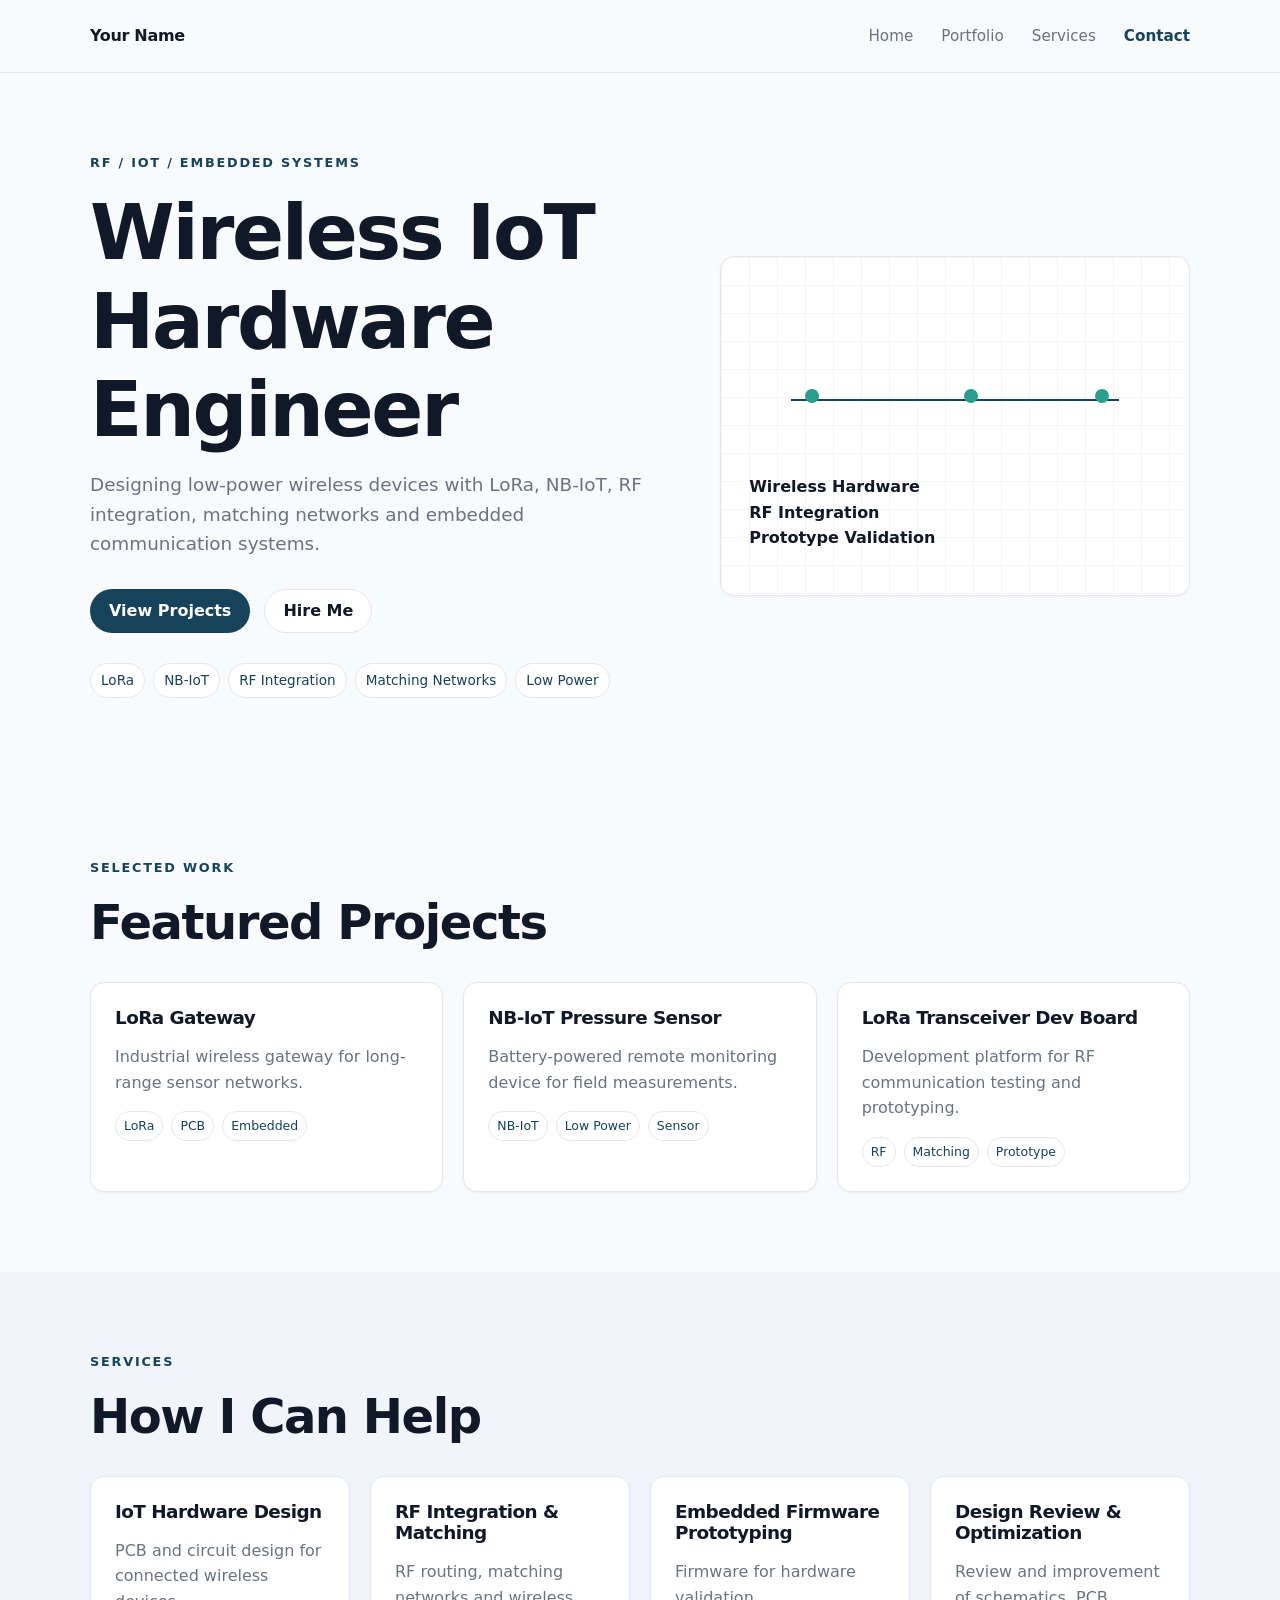
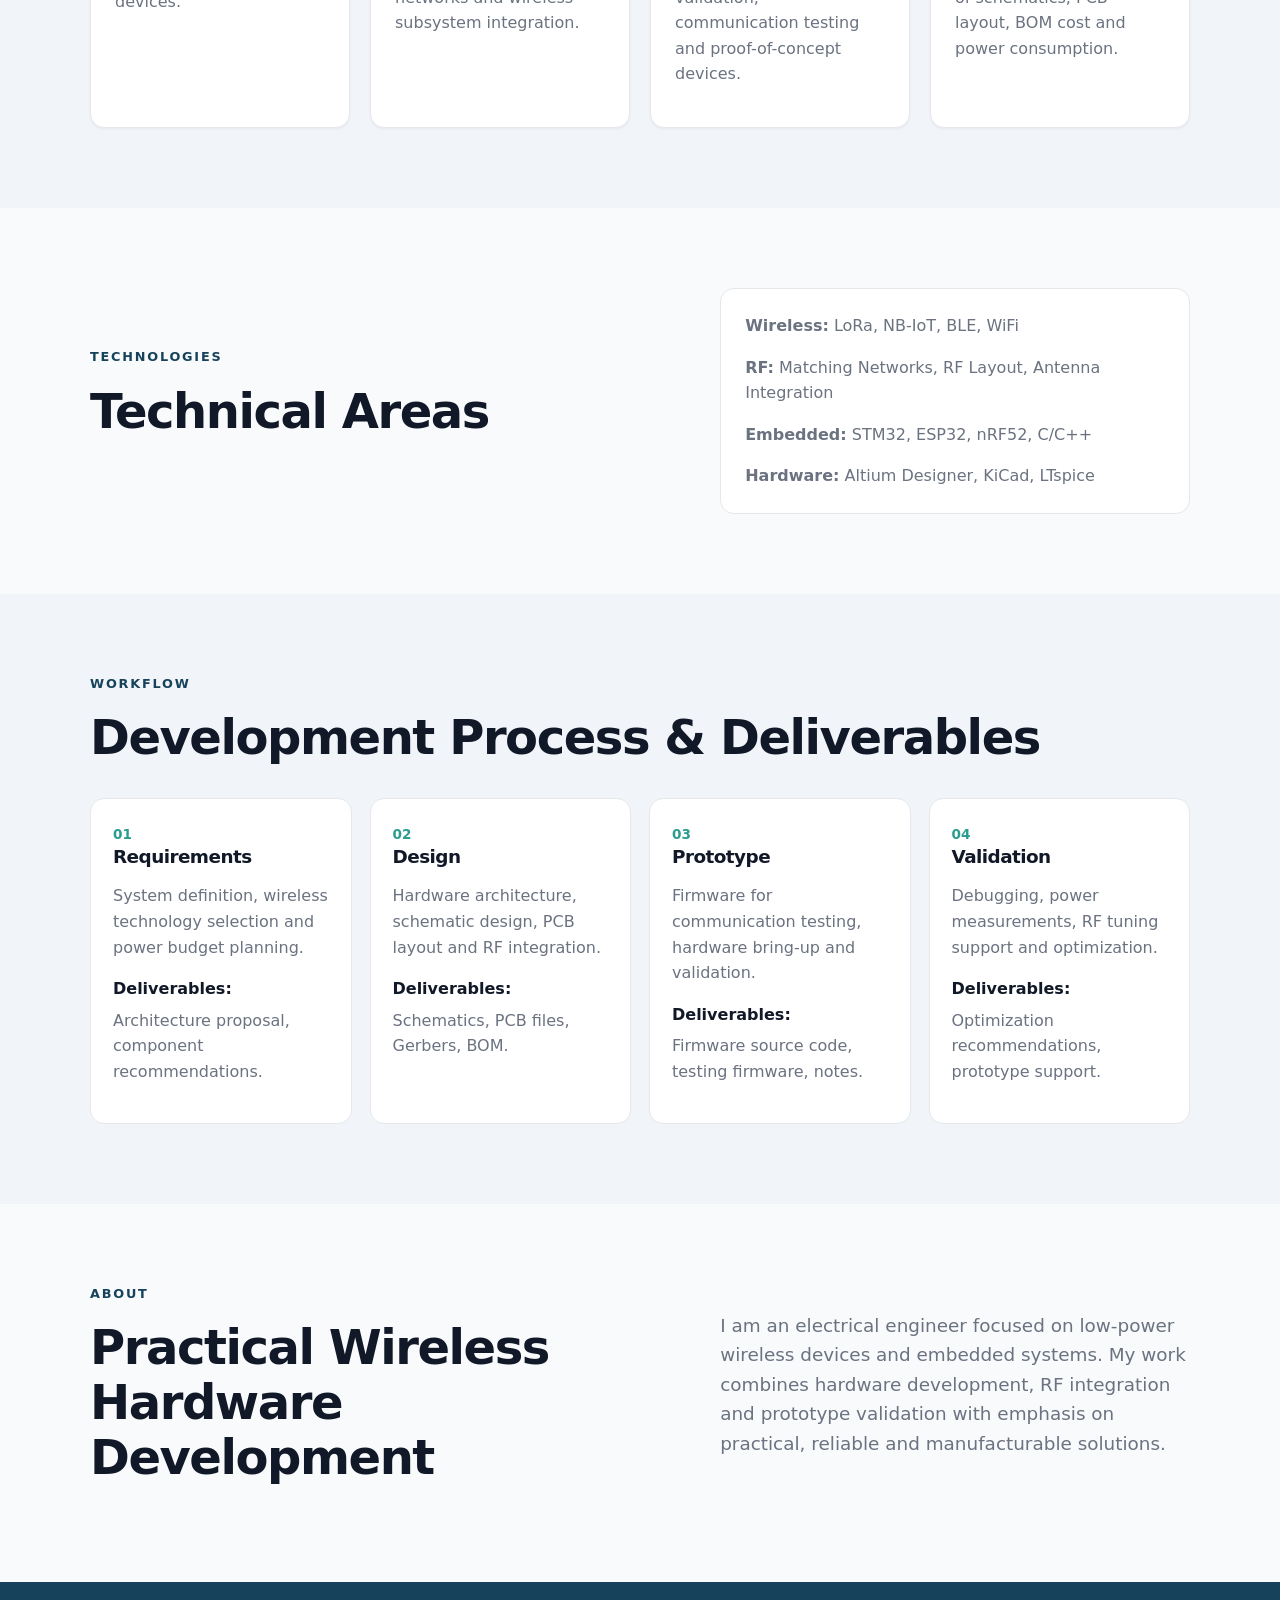
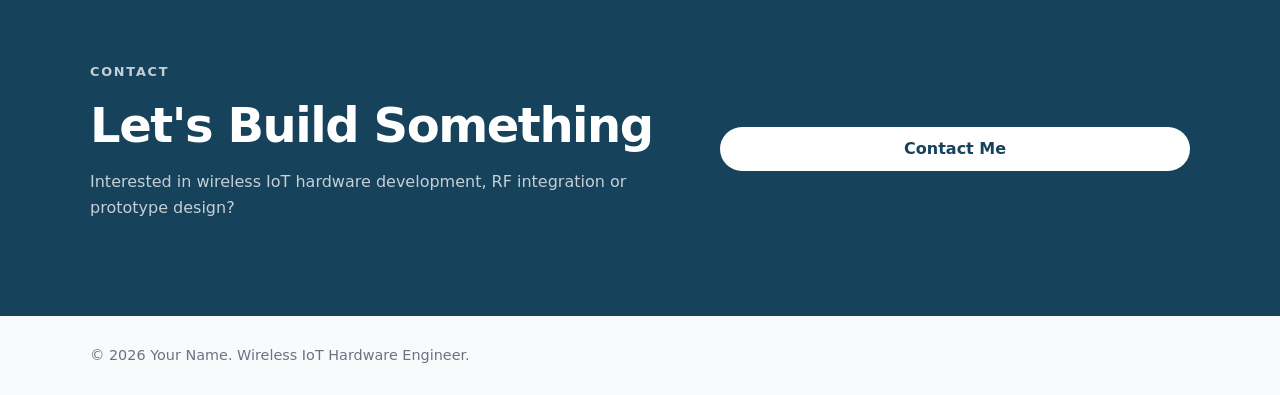
<file: index.html>
<!DOCTYPE html>
<html lang="en">
<head>
  <meta charset="UTF-8" />
  <meta name="viewport" content="width=device-width, initial-scale=1.0" />
  <title>Wireless IoT Hardware Engineer</title>
  <meta name="description" content="Minimal technical portfolio for a wireless IoT hardware engineer specializing in LoRa, NB-IoT, RF integration and low-power devices." />
  <link rel="stylesheet" href="css/style.css" />
</head>
<body>
  <header class="site-header">
    <nav class="navbar container">
      <a href="index.html" class="logo">Your Name</a>
      <button class="nav-toggle" aria-label="Open navigation" aria-expanded="false">☰</button>
      <ul class="nav-menu">
        <li><a href="index.html">Home</a></li>
        <li><a href="portfolio.html">Portfolio</a></li>
        <li><a href="services.html">Services</a></li>
        <li><a href="contact.html" class="nav-cta">Contact</a></li>
      </ul>
    </nav>
  </header>

  <main>
    <section class="hero section">
      <div class="container hero-grid">
        <div>
          <p class="eyebrow">RF / IoT / Embedded Systems</p>
          <h1>Wireless IoT Hardware Engineer</h1>
          <p class="hero-text">Designing low-power wireless devices with LoRa, NB-IoT, RF integration, matching networks and embedded communication systems.</p>
          <div class="button-row">
            <a href="portfolio.html" class="btn btn-primary">View Projects</a>
            <a href="contact.html" class="btn btn-secondary">Hire Me</a>
          </div>
          <div class="tags">
            <span>LoRa</span><span>NB-IoT</span><span>RF Integration</span><span>Matching Networks</span><span>Low Power</span>
          </div>
        </div>
        <div class="technical-card" aria-hidden="true">
          <div class="circuit-line"></div>
          <div class="circuit-dot dot-a"></div>
          <div class="circuit-dot dot-b"></div>
          <div class="circuit-dot dot-c"></div>
          <p>Wireless Hardware<br />RF Integration<br />Prototype Validation</p>
        </div>
      </div>
    </section>

    <section class="section">
      <div class="container">
        <div class="section-heading">
          <p class="eyebrow">Selected work</p>
          <h2>Featured Projects</h2>
        </div>
        <div class="card-grid three">
          <article class="card">
            <h3>LoRa Gateway</h3>
            <p>Industrial wireless gateway for long-range sensor networks.</p>
            <div class="tags small"><span>LoRa</span><span>PCB</span><span>Embedded</span></div>
          </article>
          <article class="card">
            <h3>NB-IoT Pressure Sensor</h3>
            <p>Battery-powered remote monitoring device for field measurements.</p>
            <div class="tags small"><span>NB-IoT</span><span>Low Power</span><span>Sensor</span></div>
          </article>
          <article class="card">
            <h3>LoRa Transceiver Dev Board</h3>
            <p>Development platform for RF communication testing and prototyping.</p>
            <div class="tags small"><span>RF</span><span>Matching</span><span>Prototype</span></div>
          </article>
        </div>
      </div>
    </section>

    <section class="section muted">
      <div class="container">
        <div class="section-heading">
          <p class="eyebrow">Services</p>
          <h2>How I Can Help</h2>
        </div>
        <div class="card-grid four">
          <article class="card"><h3>IoT Hardware Design</h3><p>PCB and circuit design for connected wireless devices.</p></article>
          <article class="card"><h3>RF Integration & Matching</h3><p>RF routing, matching networks and wireless subsystem integration.</p></article>
          <article class="card"><h3>Embedded Firmware Prototyping</h3><p>Firmware for hardware validation, communication testing and proof-of-concept devices.</p></article>
          <article class="card"><h3>Design Review & Optimization</h3><p>Review and improvement of schematics, PCB layout, BOM cost and power consumption.</p></article>
        </div>
      </div>
    </section>

    <section class="section">
      <div class="container split">
        <div>
          <p class="eyebrow">Technologies</p>
          <h2>Technical Areas</h2>
        </div>
        <div class="tech-list">
          <p><strong>Wireless:</strong> LoRa, NB-IoT, BLE, WiFi</p>
          <p><strong>RF:</strong> Matching Networks, RF Layout, Antenna Integration</p>
          <p><strong>Embedded:</strong> STM32, ESP32, nRF52, C/C++</p>
          <p><strong>Hardware:</strong> Altium Designer, KiCad, LTspice</p>
        </div>
      </div>
    </section>

    <section class="section muted">
      <div class="container">
        <div class="section-heading">
          <p class="eyebrow">Workflow</p>
          <h2>Development Process & Deliverables</h2>
        </div>
        <div class="timeline">
          <div class="step"><span>01</span><h3>Requirements</h3><p>System definition, wireless technology selection and power budget planning.</p><strong>Deliverables:</strong><p>Architecture proposal, component recommendations.</p></div>
          <div class="step"><span>02</span><h3>Design</h3><p>Hardware architecture, schematic design, PCB layout and RF integration.</p><strong>Deliverables:</strong><p>Schematics, PCB files, Gerbers, BOM.</p></div>
          <div class="step"><span>03</span><h3>Prototype</h3><p>Firmware for communication testing, hardware bring-up and validation.</p><strong>Deliverables:</strong><p>Firmware source code, testing firmware, notes.</p></div>
          <div class="step"><span>04</span><h3>Validation</h3><p>Debugging, power measurements, RF tuning support and optimization.</p><strong>Deliverables:</strong><p>Optimization recommendations, prototype support.</p></div>
        </div>
      </div>
    </section>

    <section class="section">
      <div class="container split">
        <div>
          <p class="eyebrow">About</p>
          <h2>Practical Wireless Hardware Development</h2>
        </div>
        <p class="large-text">I am an electrical engineer focused on low-power wireless devices and embedded systems. My work combines hardware development, RF integration and prototype validation with emphasis on practical, reliable and manufacturable solutions.</p>
      </div>
    </section>

    <section class="section contact-band">
      <div class="container split">
        <div>
          <p class="eyebrow">Contact</p>
          <h2>Let's Build Something</h2>
          <p>Interested in wireless IoT hardware development, RF integration or prototype design?</p>
        </div>
        <a href="contact.html" class="btn btn-primary">Contact Me</a>
      </div>
    </section>
  </main>

  <footer class="site-footer">
    <div class="container">© 2026 Your Name. Wireless IoT Hardware Engineer.</div>
  </footer>

  <script src="js/main.js"></script>
</body>
</html>
</file>
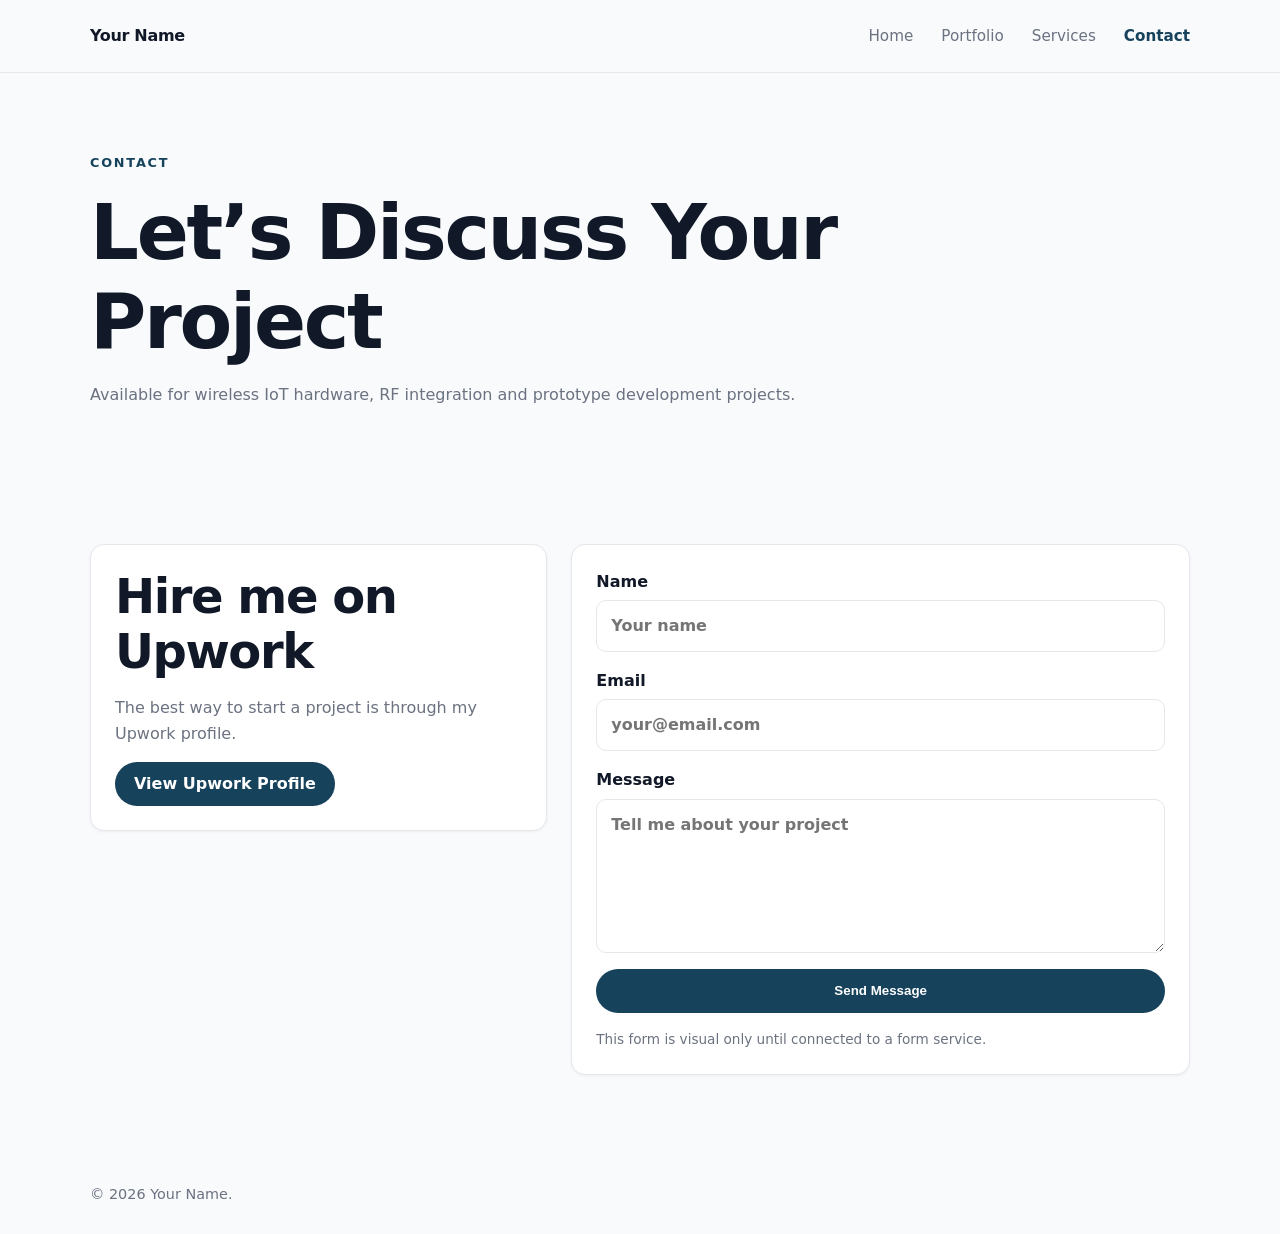
<file: contact.html>
<!DOCTYPE html>
<html lang="en">
<head><meta charset="UTF-8" /><meta name="viewport" content="width=device-width, initial-scale=1.0" /><title>Contact | Wireless IoT Hardware Engineer</title><link rel="stylesheet" href="css/style.css" /></head>
<body>
<header class="site-header"><nav class="navbar container"><a href="index.html" class="logo">Your Name</a><button class="nav-toggle" aria-label="Open navigation" aria-expanded="false">☰</button><ul class="nav-menu"><li><a href="index.html">Home</a></li><li><a href="portfolio.html">Portfolio</a></li><li><a href="services.html">Services</a></li><li><a href="contact.html" class="nav-cta">Contact</a></li></ul></nav></header>
<main>
<section class="page-hero section"><div class="container"><p class="eyebrow">Contact</p><h1>Let’s Discuss Your Project</h1><p>Available for wireless IoT hardware, RF integration and prototype development projects.</p></div></section>
<section class="section"><div class="container contact-grid">
<div class="card"><h2>Hire me on Upwork</h2><p>The best way to start a project is through my Upwork profile.</p><a href="#" class="btn btn-primary">View Upwork Profile</a></div>
<form class="contact-form card"><label>Name<input type="text" name="name" placeholder="Your name" /></label><label>Email<input type="email" name="email" placeholder="your@email.com" /></label><label>Message<textarea name="message" rows="5" placeholder="Tell me about your project"></textarea></label><button type="submit" class="btn btn-primary">Send Message</button><p class="form-note">This form is visual only until connected to a form service.</p></form>
</div></section>
</main>
<footer class="site-footer"><div class="container">© 2026 Your Name.</div></footer><script src="js/main.js"></script>
</body></html>
</file>
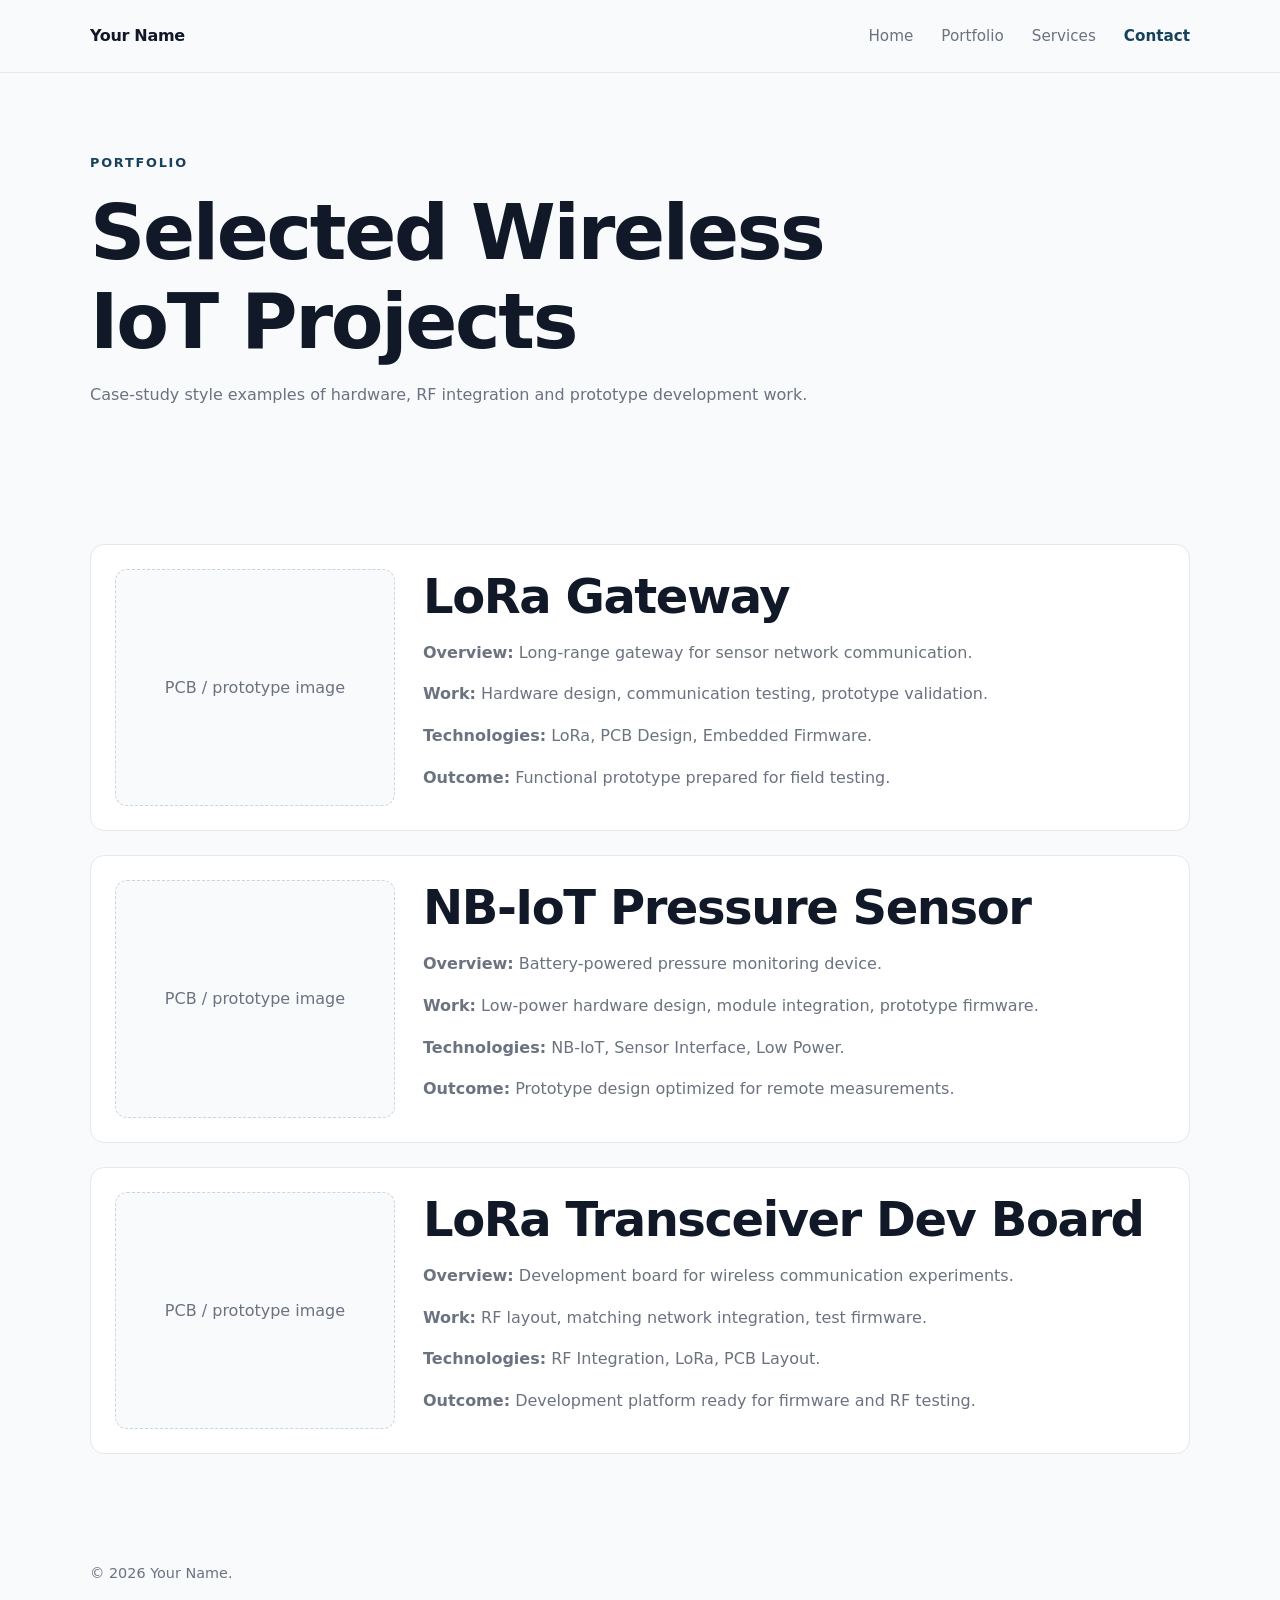
<file: portfolio.html>
<!DOCTYPE html>
<html lang="en">
<head>
  <meta charset="UTF-8" />
  <meta name="viewport" content="width=device-width, initial-scale=1.0" />
  <title>Portfolio | Wireless IoT Hardware Engineer</title>
  <link rel="stylesheet" href="css/style.css" />
</head>
<body>
<header class="site-header"><nav class="navbar container"><a href="index.html" class="logo">Your Name</a><button class="nav-toggle" aria-label="Open navigation" aria-expanded="false">☰</button><ul class="nav-menu"><li><a href="index.html">Home</a></li><li><a href="portfolio.html">Portfolio</a></li><li><a href="services.html">Services</a></li><li><a href="contact.html" class="nav-cta">Contact</a></li></ul></nav></header>
<main>
  <section class="page-hero section"><div class="container"><p class="eyebrow">Portfolio</p><h1>Selected Wireless IoT Projects</h1><p>Case-study style examples of hardware, RF integration and prototype development work.</p></div></section>
  <section class="section"><div class="container project-list">
    <article class="project-card"><div class="project-image">PCB / prototype image</div><div><h2>LoRa Gateway</h2><p><strong>Overview:</strong> Long-range gateway for sensor network communication.</p><p><strong>Work:</strong> Hardware design, communication testing, prototype validation.</p><p><strong>Technologies:</strong> LoRa, PCB Design, Embedded Firmware.</p><p><strong>Outcome:</strong> Functional prototype prepared for field testing.</p></div></article>
    <article class="project-card"><div class="project-image">PCB / prototype image</div><div><h2>NB-IoT Pressure Sensor</h2><p><strong>Overview:</strong> Battery-powered pressure monitoring device.</p><p><strong>Work:</strong> Low-power hardware design, module integration, prototype firmware.</p><p><strong>Technologies:</strong> NB-IoT, Sensor Interface, Low Power.</p><p><strong>Outcome:</strong> Prototype design optimized for remote measurements.</p></div></article>
    <article class="project-card"><div class="project-image">PCB / prototype image</div><div><h2>LoRa Transceiver Dev Board</h2><p><strong>Overview:</strong> Development board for wireless communication experiments.</p><p><strong>Work:</strong> RF layout, matching network integration, test firmware.</p><p><strong>Technologies:</strong> RF Integration, LoRa, PCB Layout.</p><p><strong>Outcome:</strong> Development platform ready for firmware and RF testing.</p></div></article>
  </div></section>
</main>
<footer class="site-footer"><div class="container">© 2026 Your Name.</div></footer>
<script src="js/main.js"></script>
</body>
</html>
</file>
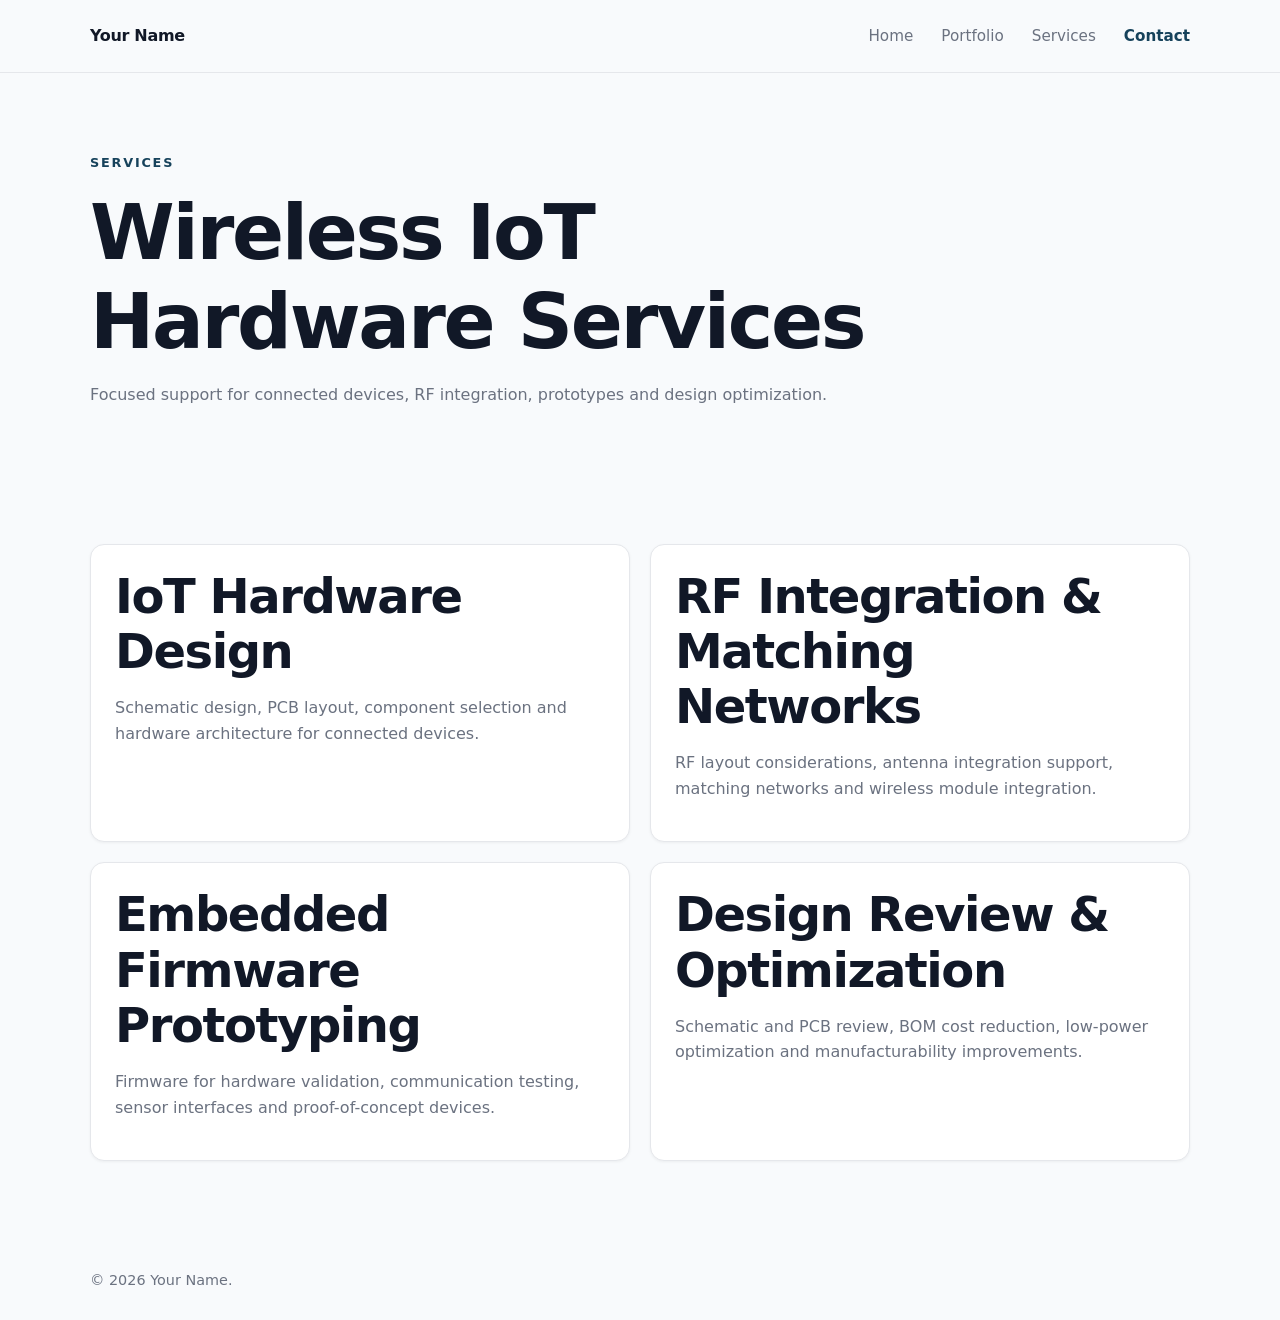
<file: services.html>
<!DOCTYPE html>
<html lang="en">
<head><meta charset="UTF-8" /><meta name="viewport" content="width=device-width, initial-scale=1.0" /><title>Services | Wireless IoT Hardware Engineer</title><link rel="stylesheet" href="css/style.css" /></head>
<body>
<header class="site-header"><nav class="navbar container"><a href="index.html" class="logo">Your Name</a><button class="nav-toggle" aria-label="Open navigation" aria-expanded="false">☰</button><ul class="nav-menu"><li><a href="index.html">Home</a></li><li><a href="portfolio.html">Portfolio</a></li><li><a href="services.html">Services</a></li><li><a href="contact.html" class="nav-cta">Contact</a></li></ul></nav></header>
<main>
<section class="page-hero section"><div class="container"><p class="eyebrow">Services</p><h1>Wireless IoT Hardware Services</h1><p>Focused support for connected devices, RF integration, prototypes and design optimization.</p></div></section>
<section class="section"><div class="container card-grid two">
<article class="card service-detail"><h2>IoT Hardware Design</h2><p>Schematic design, PCB layout, component selection and hardware architecture for connected devices.</p></article>
<article class="card service-detail"><h2>RF Integration & Matching Networks</h2><p>RF layout considerations, antenna integration support, matching networks and wireless module integration.</p></article>
<article class="card service-detail"><h2>Embedded Firmware Prototyping</h2><p>Firmware for hardware validation, communication testing, sensor interfaces and proof-of-concept devices.</p></article>
<article class="card service-detail"><h2>Design Review & Optimization</h2><p>Schematic and PCB review, BOM cost reduction, low-power optimization and manufacturability improvements.</p></article>
</div></section>
</main>
<footer class="site-footer"><div class="container">© 2026 Your Name.</div></footer><script src="js/main.js"></script>
</body></html>
</file>
<file: css/style.css>
:root {
  --bg: #f8fafc;
  --surface: #ffffff;
  --text: #111827;
  --muted: #6b7280;
  --line: #e5e7eb;
  --primary: #16425b;
  --accent: #2a9d8f;
  --radius: 14px;
  --shadow: 0 1px 3px rgba(0, 0, 0, 0.05);
}

* { box-sizing: border-box; }
html { scroll-behavior: smooth; }
body {
  margin: 0;
  font-family: Inter, system-ui, -apple-system, BlinkMacSystemFont, "Segoe UI", sans-serif;
  background: var(--bg);
  color: var(--text);
  line-height: 1.6;
}

a { color: inherit; text-decoration: none; }
.container { width: min(1100px, calc(100% - 40px)); margin: 0 auto; }
.section { padding: 80px 0; }
.muted { background: #f1f5f9; }

.site-header {
  position: sticky;
  top: 0;
  z-index: 10;
  background: rgba(248, 250, 252, 0.9);
  backdrop-filter: blur(12px);
  border-bottom: 1px solid var(--line);
}
.navbar { height: 72px; display: flex; align-items: center; justify-content: space-between; }
.logo { font-weight: 700; letter-spacing: -0.02em; }
.nav-menu { list-style: none; display: flex; align-items: center; gap: 28px; margin: 0; padding: 0; color: var(--muted); font-size: 0.95rem; }
.nav-menu a:hover { color: var(--primary); }
.nav-cta { color: var(--primary); font-weight: 600; }
.nav-toggle { display: none; background: none; border: 0; font-size: 1.5rem; }

.hero-grid, .split { display: grid; grid-template-columns: 1.1fr 0.9fr; gap: 56px; align-items: center; }
h1, h2, h3 { line-height: 1.15; margin: 0 0 16px; letter-spacing: -0.03em; }
h1 { font-size: clamp(2.6rem, 6vw, 5rem); max-width: 820px; }
h2 { font-size: clamp(2rem, 4vw, 3rem); }
h3 { font-size: 1.15rem; }
p { margin: 0 0 16px; color: var(--muted); }
.eyebrow { color: var(--primary); font-size: 0.8rem; text-transform: uppercase; letter-spacing: 0.14em; font-weight: 700; }
.hero-text, .large-text { font-size: 1.15rem; max-width: 650px; }

.button-row { display: flex; gap: 14px; margin: 30px 0; flex-wrap: wrap; }
.btn { display: inline-flex; align-items: center; justify-content: center; min-height: 44px; padding: 0 18px; border-radius: 999px; font-weight: 700; border: 1px solid transparent; transition: 0.2s ease; }
.btn-primary { background: var(--primary); color: #fff; }
.btn-primary:hover { transform: translateY(-2px); box-shadow: var(--shadow); }
.btn-secondary { border-color: var(--line); background: var(--surface); }
.btn-secondary:hover { border-color: var(--primary); color: var(--primary); }

.tags { display: flex; flex-wrap: wrap; gap: 8px; }
.tags span { background: var(--surface); border: 1px solid var(--line); color: var(--primary); padding: 6px 10px; border-radius: 999px; font-size: 0.85rem; }
.tags.small span { font-size: 0.78rem; padding: 4px 8px; }

.technical-card { min-height: 340px; background: var(--surface); border: 1px solid var(--line); border-radius: var(--radius); position: relative; overflow: hidden; padding: 28px; box-shadow: var(--shadow); display: flex; align-items: flex-end; }
.technical-card::before { content: ""; position: absolute; inset: 0; background-image: linear-gradient(var(--line) 1px, transparent 1px), linear-gradient(90deg, var(--line) 1px, transparent 1px); background-size: 28px 28px; opacity: 0.45; }
.technical-card p { position: relative; color: var(--text); font-weight: 700; }
.circuit-line { position: absolute; width: 70%; height: 2px; background: var(--primary); top: 42%; left: 15%; }
.circuit-dot { position: absolute; width: 14px; height: 14px; background: var(--accent); border-radius: 50%; }
.dot-a { top: 39%; left: 18%; } .dot-b { top: 39%; left: 52%; } .dot-c { top: 39%; left: 80%; }

.section-heading { margin-bottom: 32px; }
.card-grid { display: grid; gap: 20px; }
.card-grid.three { grid-template-columns: repeat(3, 1fr); }
.card-grid.four { grid-template-columns: repeat(4, 1fr); }
.card-grid.two { grid-template-columns: repeat(2, 1fr); }
.card { background: var(--surface); border: 1px solid var(--line); border-radius: var(--radius); padding: 24px; box-shadow: var(--shadow); transition: 0.2s ease; }
.card:hover { transform: translateY(-2px); border-color: #cbd5e1; }
.tech-list { background: var(--surface); border: 1px solid var(--line); border-radius: var(--radius); padding: 24px; }
.tech-list p:last-child { margin-bottom: 0; }

.timeline { display: grid; grid-template-columns: repeat(4, 1fr); gap: 18px; }
.step { background: var(--surface); border: 1px solid var(--line); border-radius: var(--radius); padding: 22px; }
.step span { color: var(--accent); font-weight: 800; font-size: 0.85rem; }
.step strong { display: block; margin-bottom: 6px; }
.contact-band { background: var(--primary); color: #fff; }
.contact-band p, .contact-band .eyebrow { color: rgba(255,255,255,0.75); }
.contact-band .btn-primary { background: #fff; color: var(--primary); }
.site-footer { padding: 28px 0; color: var(--muted); font-size: 0.9rem; }

.page-hero { padding-bottom: 40px; }
.project-list { display: grid; gap: 24px; }
.project-card { display: grid; grid-template-columns: 280px 1fr; gap: 28px; background: var(--surface); border: 1px solid var(--line); border-radius: var(--radius); padding: 24px; }
.project-image { min-height: 190px; border-radius: 12px; border: 1px dashed #cbd5e1; display: flex; align-items: center; justify-content: center; color: var(--muted); background: #f8fafc; }
.service-detail { min-height: 220px; }
.contact-grid { display: grid; grid-template-columns: 0.85fr 1.15fr; gap: 24px; align-items: start; }
.contact-form { display: grid; gap: 16px; }
.contact-form label { display: grid; gap: 6px; font-weight: 700; }
input, textarea { width: 100%; border: 1px solid var(--line); border-radius: 10px; padding: 12px 14px; font: inherit; background: #fff; }
input:focus, textarea:focus { outline: 2px solid rgba(42, 157, 143, 0.2); border-color: var(--accent); }
.form-note { font-size: 0.85rem; margin-bottom: 0; }

@media (max-width: 860px) {
  .nav-toggle { display: block; }
  .nav-menu { position: absolute; left: 20px; right: 20px; top: 72px; display: none; flex-direction: column; align-items: flex-start; background: var(--surface); border: 1px solid var(--line); border-radius: var(--radius); padding: 20px; }
  .nav-menu.open { display: flex; }
  .hero-grid, .split, .contact-grid, .project-card { grid-template-columns: 1fr; }
  .card-grid.three, .card-grid.four, .card-grid.two, .timeline { grid-template-columns: 1fr; }
  .section { padding: 56px 0; }
}
</file>
